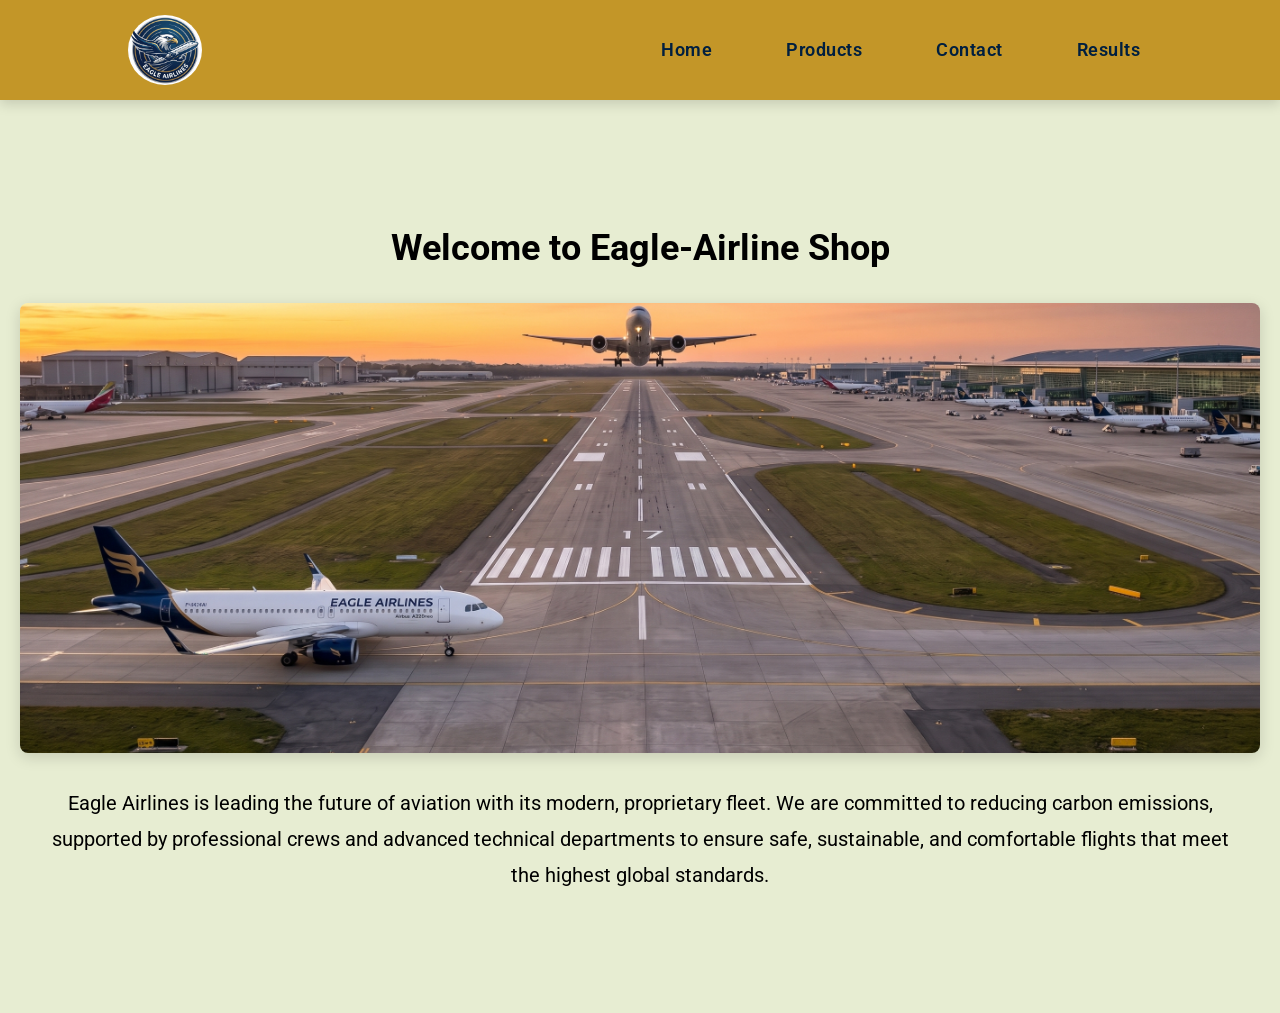
<file: Programing2/HTML-CSS-tasks/index.html>
<!DOCTYPE html>
<html lang="en">
<head>
    <meta charset="UTF-8">
    <meta name="viewport" content="width=device-width, initial-scale=1.0">
    <meta name="description" content="Eagle Airlines offers modern, comfortable, and sustainable flights with high-end fleet services.">
    <title>Eagle Airline</title>
    <link rel="stylesheet" href="CSS/style.css">
    <!-- Google Fonts Link -->
    <link rel="preconnect" href="https://fonts.googleapis.com">
    <link rel="preconnect" href="https://fonts.gstatic.com" crossorigin>
    <link href="https://fonts.googleapis.com/css2?family=Roboto:ital,wght@0,400;0,500;0,700;1,400&display=swap" rel="stylesheet">
</head>
<body>
    <header>
        <div class="logo">
            <a href="index.html"><img src="img/Eagle-AirLines-Company-logo.jpeg" alt="Logo error"></a>
        </div>

        <nav>
            <ul>
                <li><a href="index.html">Home</a></li>
                <li><a href="products.html">Products</a></li>
                <li><a href="contact.html">Contact</a></li>
                <li><a href="results.html">Results</a></li>
            </ul>
        </nav>
    </header>

    <main>
        <h1>Welcome to Eagle-Airline Shop</h1>

        <img src="img/Main-img.jpeg" alt="Main-img error">

        <p>
            Eagle Airlines is leading the future of aviation with its modern, proprietary fleet. 
            We are committed to reducing carbon emissions, supported by professional crews and 
            advanced technical departments to ensure safe, sustainable, and 
            comfortable flights that meet the highest global standards.
        </p>
    </main>


</body>
</html>
</file>
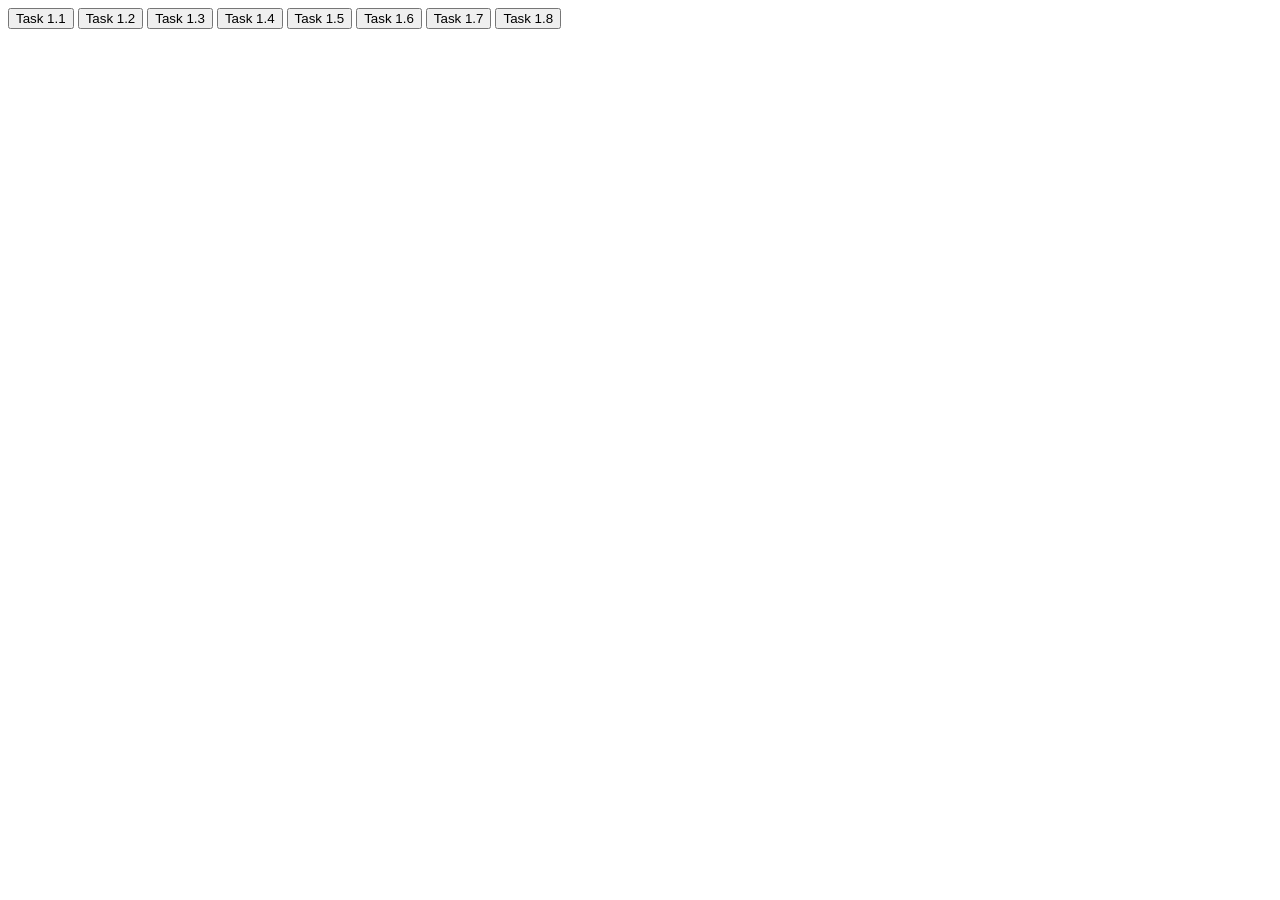
<file: Programing2/Programming-Assignments/js-mod01-02/index.html>
<!DOCTYPE html>
<html lang="en">
<head>
    <meta charset="UTF-8">
    <meta name="viewport" content="width=device-width, initial-scale=1.0">
    <title>Document</title>
</head>
<body>

    <button id="button1">Task 1.1</button>
    <button id="button2">Task 1.2</button>
    <button id="button3">Task 1.3</button>
    <button id="button4">Task 1.4</button>
    <button id="button5">Task 1.5</button>
    <button id="button6">Task 1.6</button>
    <button id="button7">Task 1.7</button>
    <button id="button8">Task 1.8</button>

    <p id="target1_2"></p>
    <p id="target1_3"></p>
    <p id="target1_4"></p>
    <p id="target1_5"></p>
    <p id="target1_6"></p>
    <p id="target1_7"></p>
    <p id="target1_8"></p>


    <script src="mod01-02.js"></script>
</body>
</html>
</file>
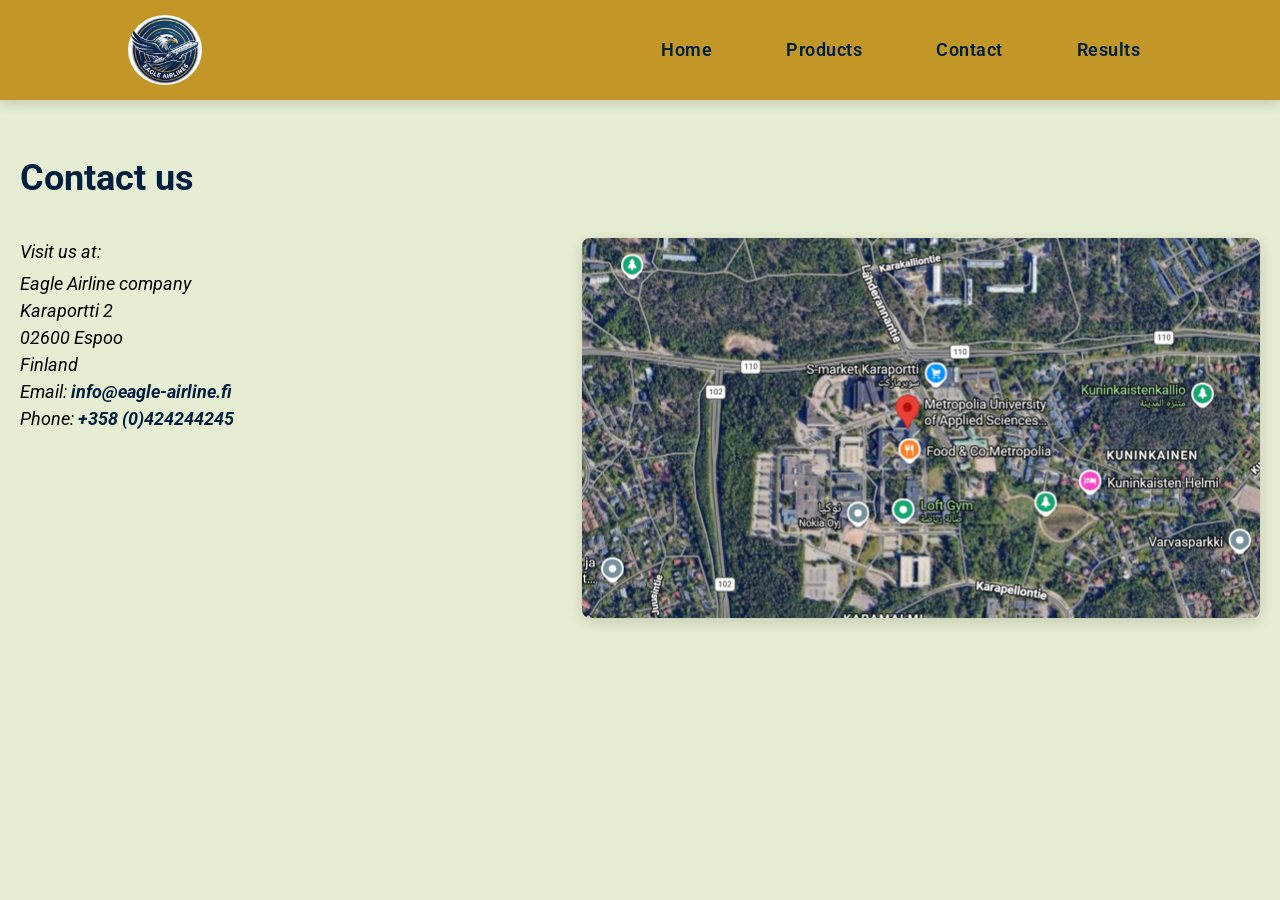
<file: Programing2/HTML-CSS-tasks/contact.html>
<!DOCTYPE html>
<html lang="en">
<head>
    <meta charset="UTF-8">
    <meta name="viewport" content="width=device-width, initial-scale=1.0">
    <meta name="description" content="Eagle Airlines offers modern, comfortable, and sustainable flights with high-end fleet services.">
    <title>Airline contact</title>
    <link rel="stylesheet" href="CSS/style.css">
    <!-- Google Fonts Link -->
    <link rel="preconnect" href="https://fonts.googleapis.com">
    <link rel="preconnect" href="https://fonts.gstatic.com" crossorigin>
    <link href="https://fonts.googleapis.com/css2?family=Roboto:ital,wght@0,400;0,500;0,700;1,400&display=swap" rel="stylesheet">
</head>

<body>
    <header>
        <div class="logo">
            <a href="index.html"><img src="img/Eagle-AirLines-Company-logo.jpeg" alt="Logo error"></a>
        </div>

        <nav>
            <ul>
                <li><a href="index.html">Home</a></li>
                <li><a href="products.html">Products</a></li>
                <li><a href="contact.html">Contact</a></li>
                <li><a href="results.html">Results</a></li>
            </ul>
        </nav>
    </header>

    <main class="contact-main">
        <h1>Contact us</h1>

        <div class="contact-container">
            <div class="contact-info">
                <p>Visit us at:</p>
                <p>Eagle Airline company<br>
                   Karaportti 2<br>
                   02600 Espoo<br>
                   Finland <br>
                    Email: <strong>info@eagle-airline.fi</strong><br>
                    Phone: <strong>+358 (0)424244245</strong>
                </p>
            </div>


            <div class="contact-map">
                <img src="img/company-address.png" alt="company-address img error">
            </div>
        </div>
    </main>
</body>

</html>
</file>
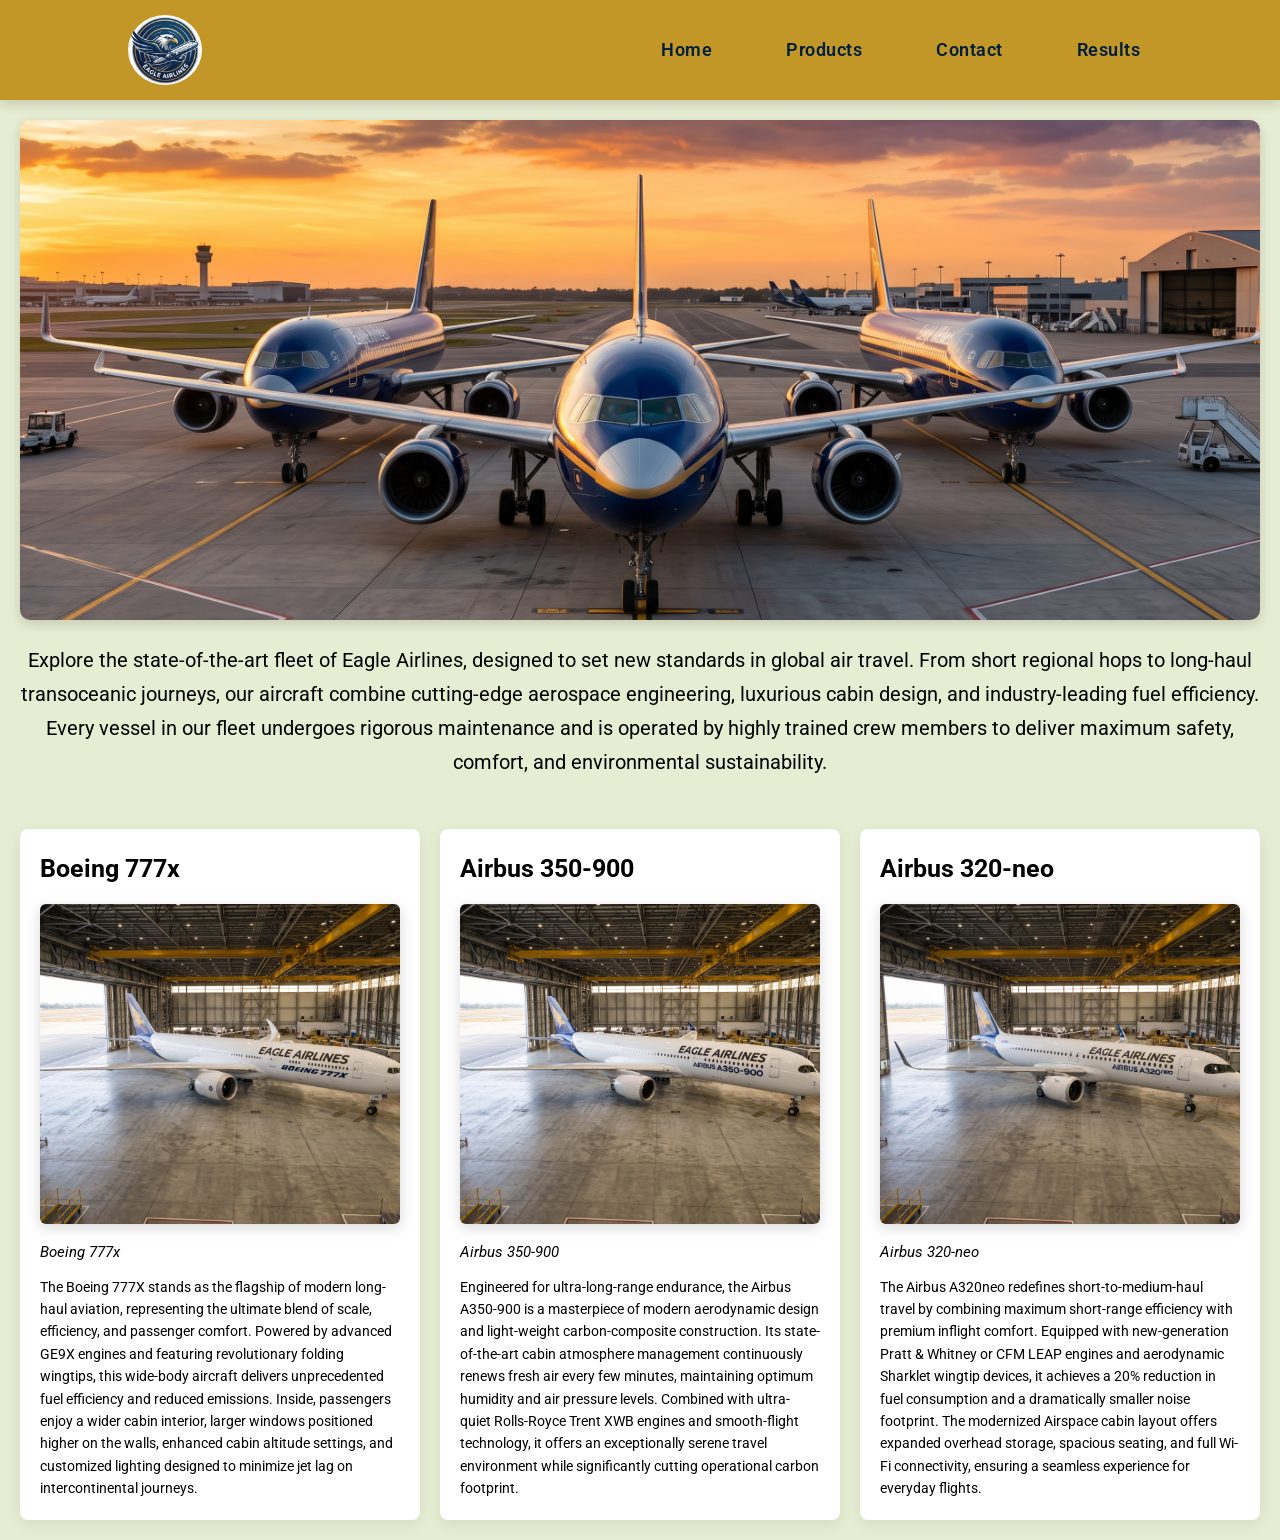
<file: Programing2/HTML-CSS-tasks/products.html>
<!DOCTYPE html>
<html lang="en">
<head>
    <meta charset="UTF-8">
    <meta name="viewport" content="width=device-width, initial-scale=1.0">
    <meta name="description" content="Eagle Airlines offers modern, comfortable, and sustainable flights with high-end fleet services.">
    <title>Airline products</title>
    <link rel="stylesheet" href="CSS/style.css">
    <!-- Google Fonts Link -->
    <link rel="preconnect" href="https://fonts.googleapis.com">
    <link rel="preconnect" href="https://fonts.gstatic.com" crossorigin>
    <link href="https://fonts.googleapis.com/css2?family=Roboto:ital,wght@0,400;0,500;0,700;1,400&display=swap" rel="stylesheet">
</head>
<body>
    <header>
        <div class="logo">
            <a href="index.html"><img src="img/Eagle-AirLines-Company-logo.jpeg" alt="Logo error"></a>
        </div>

        <nav>
            <ul>
                <li><a href="index.html">Home</a></li>
                <li><a href="products.html">Products</a></li>
                <li><a href="contact.html">Contact</a></li>
                <li><a href="results.html">Results</a></li>
            </ul>
        </nav>
    </header>

    <main class="product-main">
        <h1 style="display: none;">Our Fleet & Products</h1>
        <img class="product-main-img" src="img/products-Main-img.jpeg" alt="products-Main-img error">
        <p class="product-title-text">
            Explore the state-of-the-art fleet of Eagle Airlines, 
            designed to set new standards in global air travel. 
            From short regional hops to long-haul transoceanic journeys, 
            our aircraft combine cutting-edge aerospace engineering, 
            luxurious cabin design, and industry-leading fuel efficiency. 
            Every vessel in our fleet undergoes rigorous maintenance 
            and is operated by highly trained crew members to deliver 
            maximum safety, comfort, and environmental sustainability.
        </p>

        <section class="products-container">
            <h2 style="display: none;">Fleet Categories</h2>

            <!-- Produst 1 -->
            <article class="product-item">
                <h2>Boeing 777x</h2>
                <img src="img/product1-boeing777x.jpeg" alt="product1-img error">
                <p class="produst-title">Boeing 777x</p>
                <p>
                    The Boeing 777X stands as the flagship of modern long-haul aviation, 
                    representing the ultimate blend of scale, efficiency, and passenger comfort. 
                    Powered by advanced GE9X engines and featuring revolutionary folding wingtips, 
                    this wide-body aircraft delivers unprecedented fuel efficiency and reduced emissions. 
                    Inside, passengers enjoy a wider cabin interior, larger windows positioned 
                    higher on the walls, enhanced cabin altitude settings, and customized lighting 
                    designed to minimize jet lag on intercontinental journeys.
                </p>
            </article>
            
            <!-- Produst 2 -->
            <article class="product-item">
                <h2>Airbus 350-900</h2>
                <img src="img/product2-A350-900.jpeg" alt="product2-img error">
                <p class="produst-title">Airbus 350-900</p>
                <p>
                    Engineered for ultra-long-range endurance, the Airbus A350-900 is a masterpiece of 
                    modern aerodynamic design and light-weight carbon-composite construction. 
                    Its state-of-the-art cabin atmosphere management continuously renews fresh air 
                    every few minutes, maintaining optimum humidity and air pressure levels. 
                    Combined with ultra-quiet Rolls-Royce Trent XWB engines and smooth-flight technology, 
                    it offers an exceptionally serene travel environment while 
                    significantly cutting operational carbon footprint.
                </p>
            </article>
            
            <!-- Produst 3 -->
            <article class="product-item">
                <h2>Airbus 320-neo</h2>
                <img src="img/product3-A320neo.jpeg" alt="product3-img error">
                <p class="produst-title">Airbus 320-neo</p>
                <p>
                    The Airbus A320neo redefines short-to-medium-haul travel by combining maximum 
                    short-range efficiency with premium inflight comfort. Equipped with new-generation 
                    Pratt & Whitney or CFM LEAP engines and aerodynamic Sharklet wingtip devices, 
                    it achieves a 20% reduction in fuel consumption and a dramatically smaller 
                    noise footprint. The modernized Airspace cabin layout offers expanded overhead 
                    storage, spacious seating, and full Wi-Fi connectivity, ensuring a 
                    seamless experience for everyday flights.
                </p>
            </article>

        </section>
    </main>

</body>
</html>
</file>
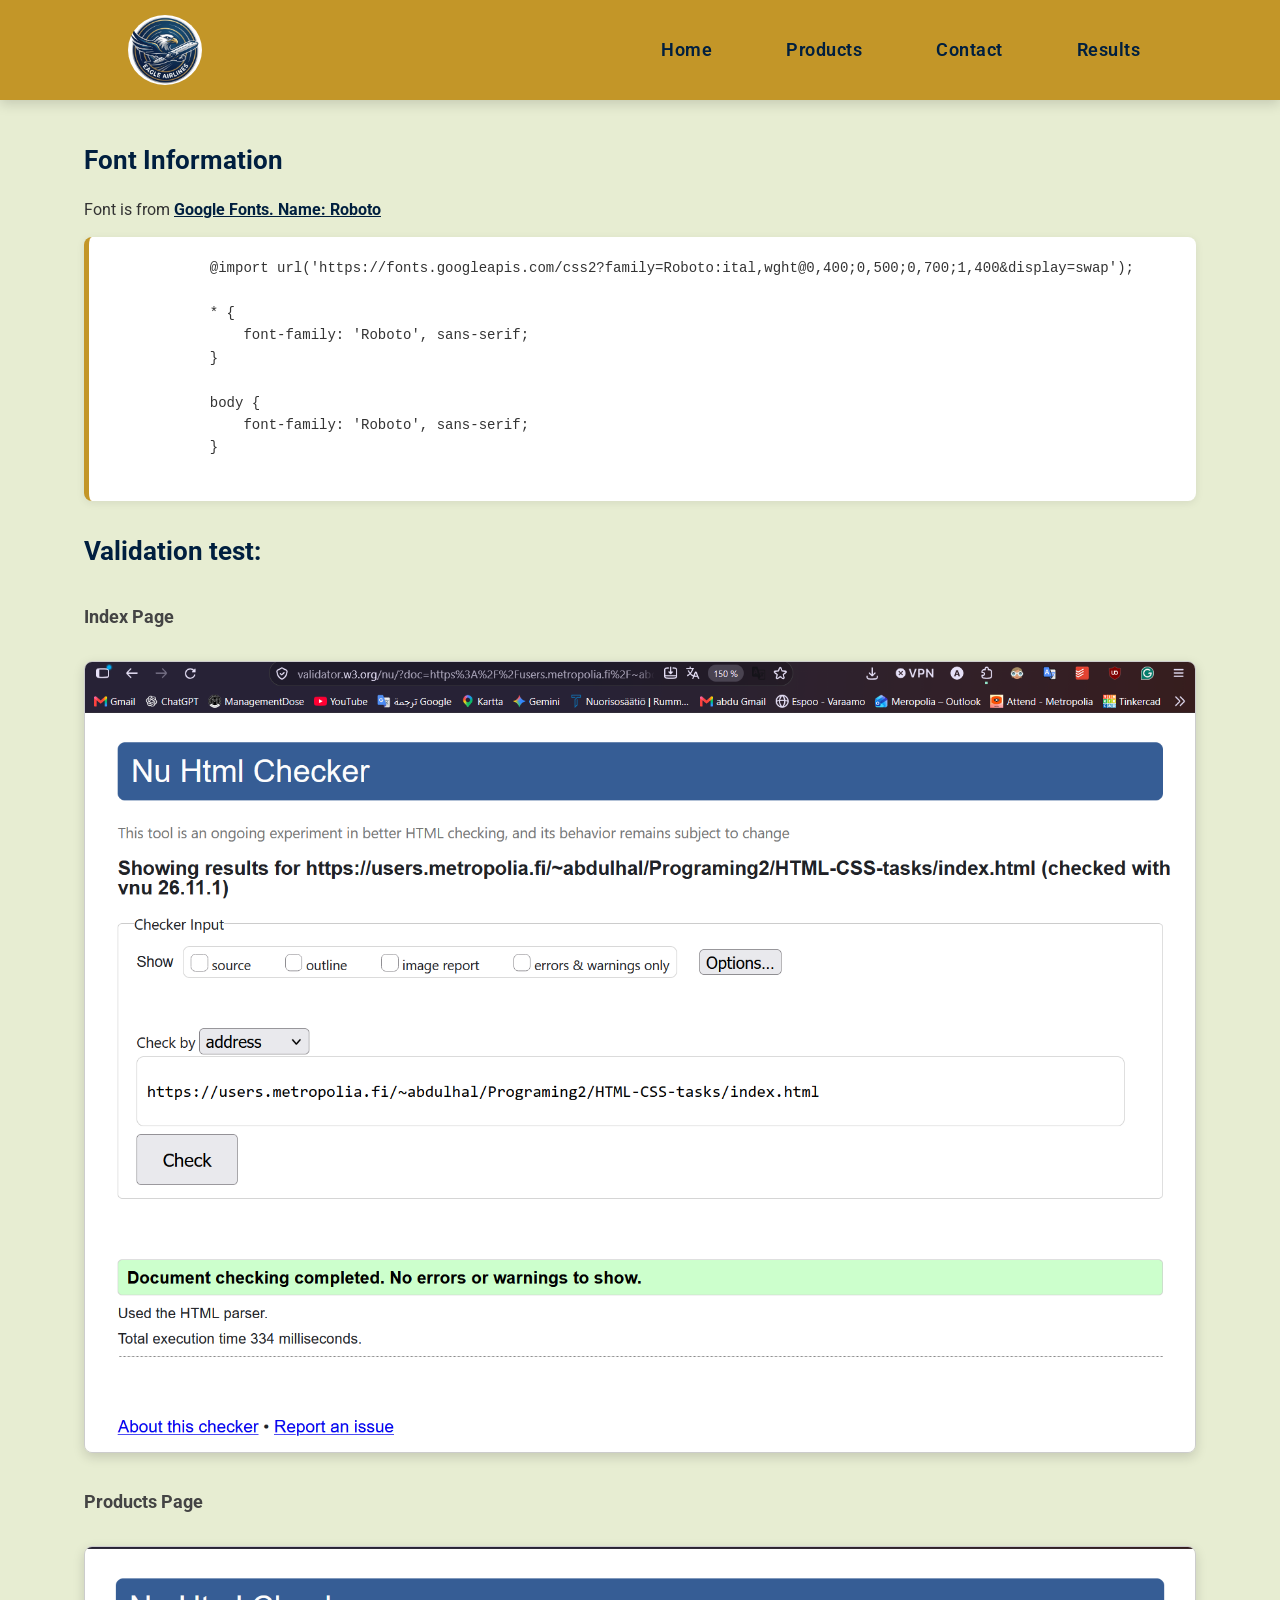
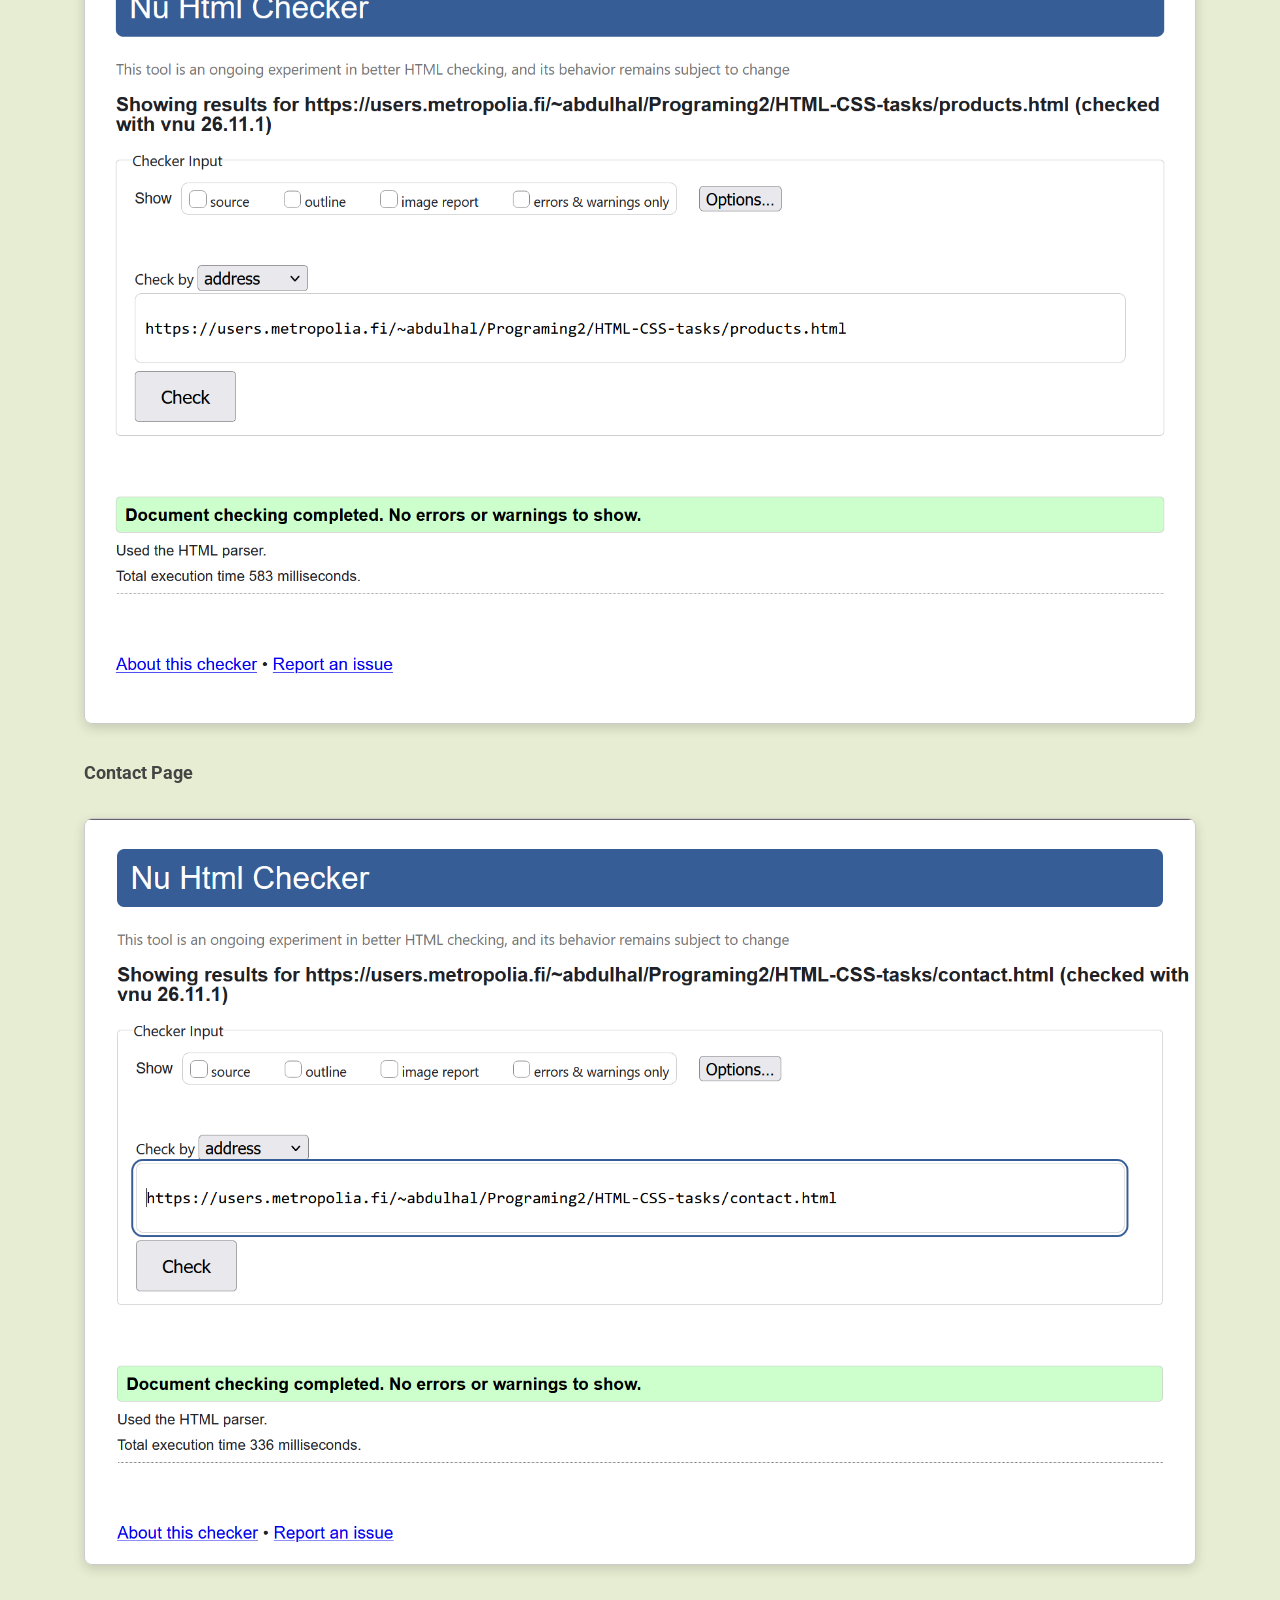
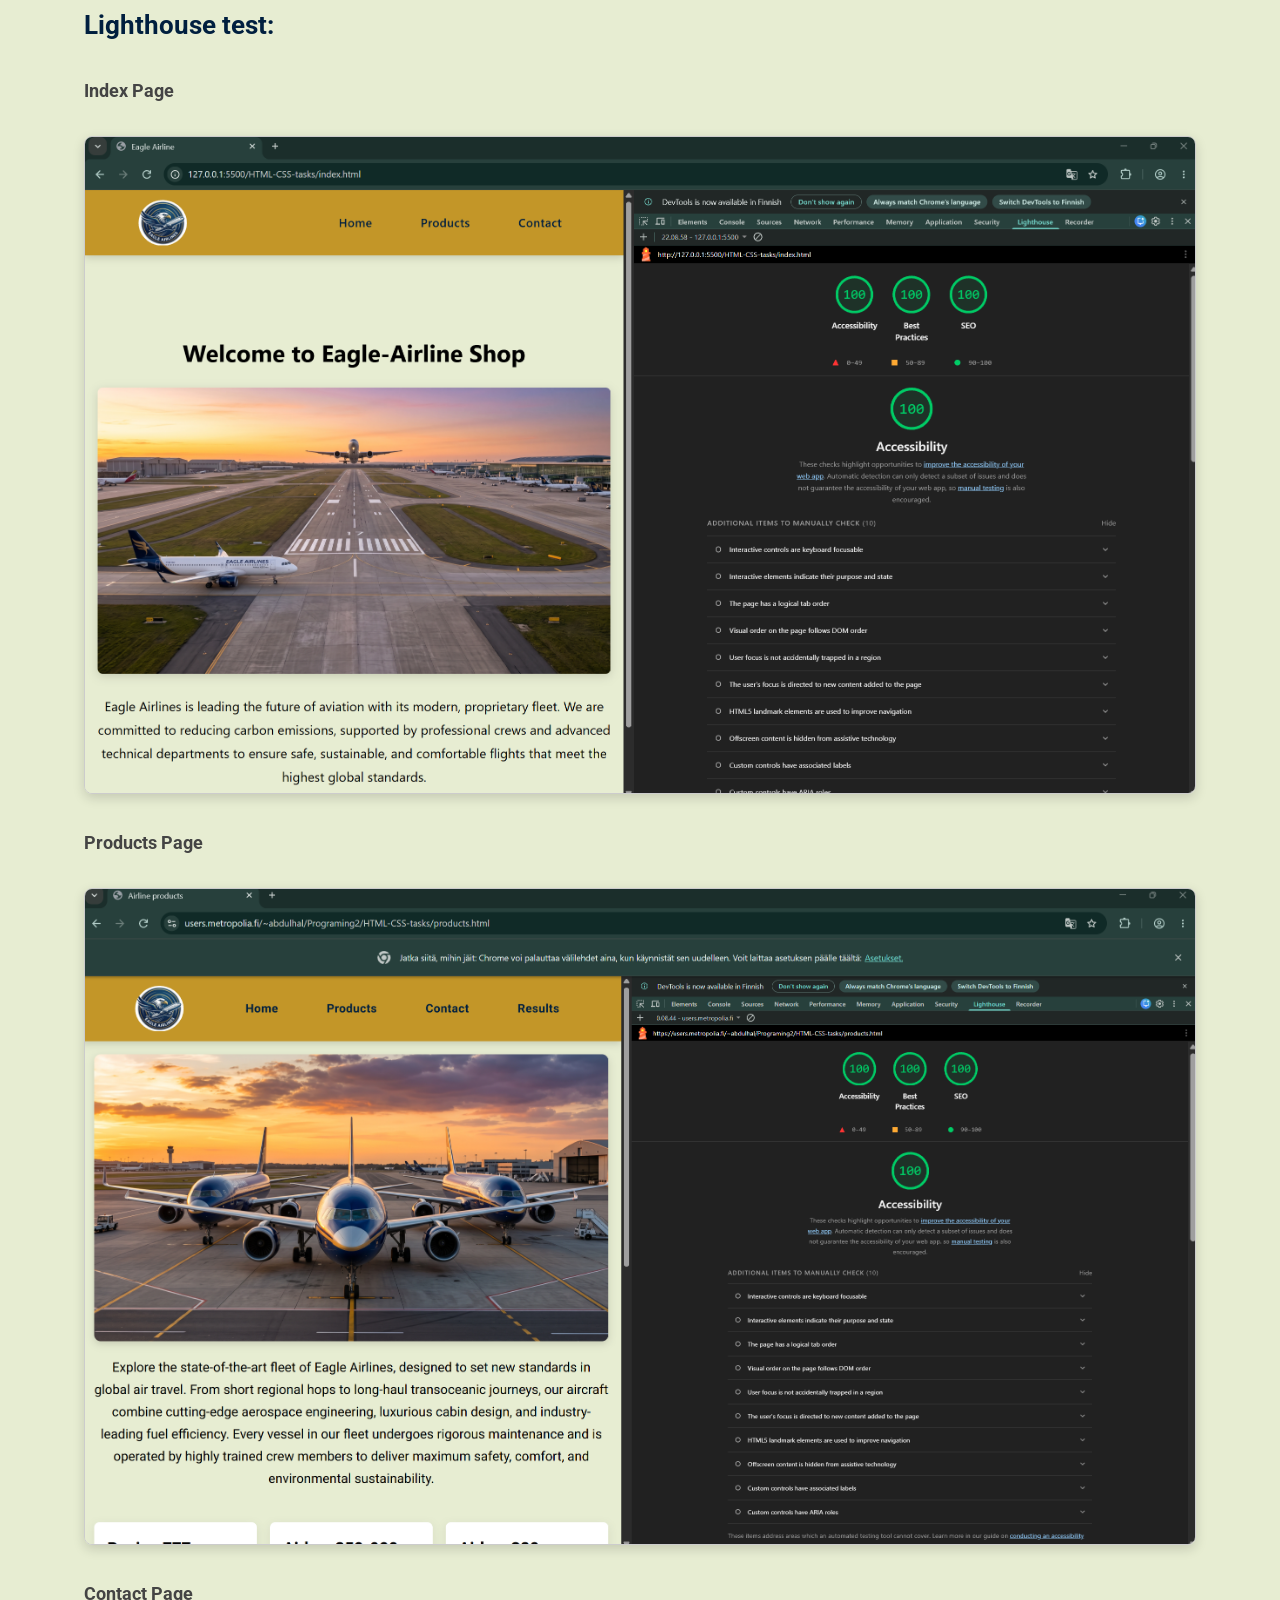
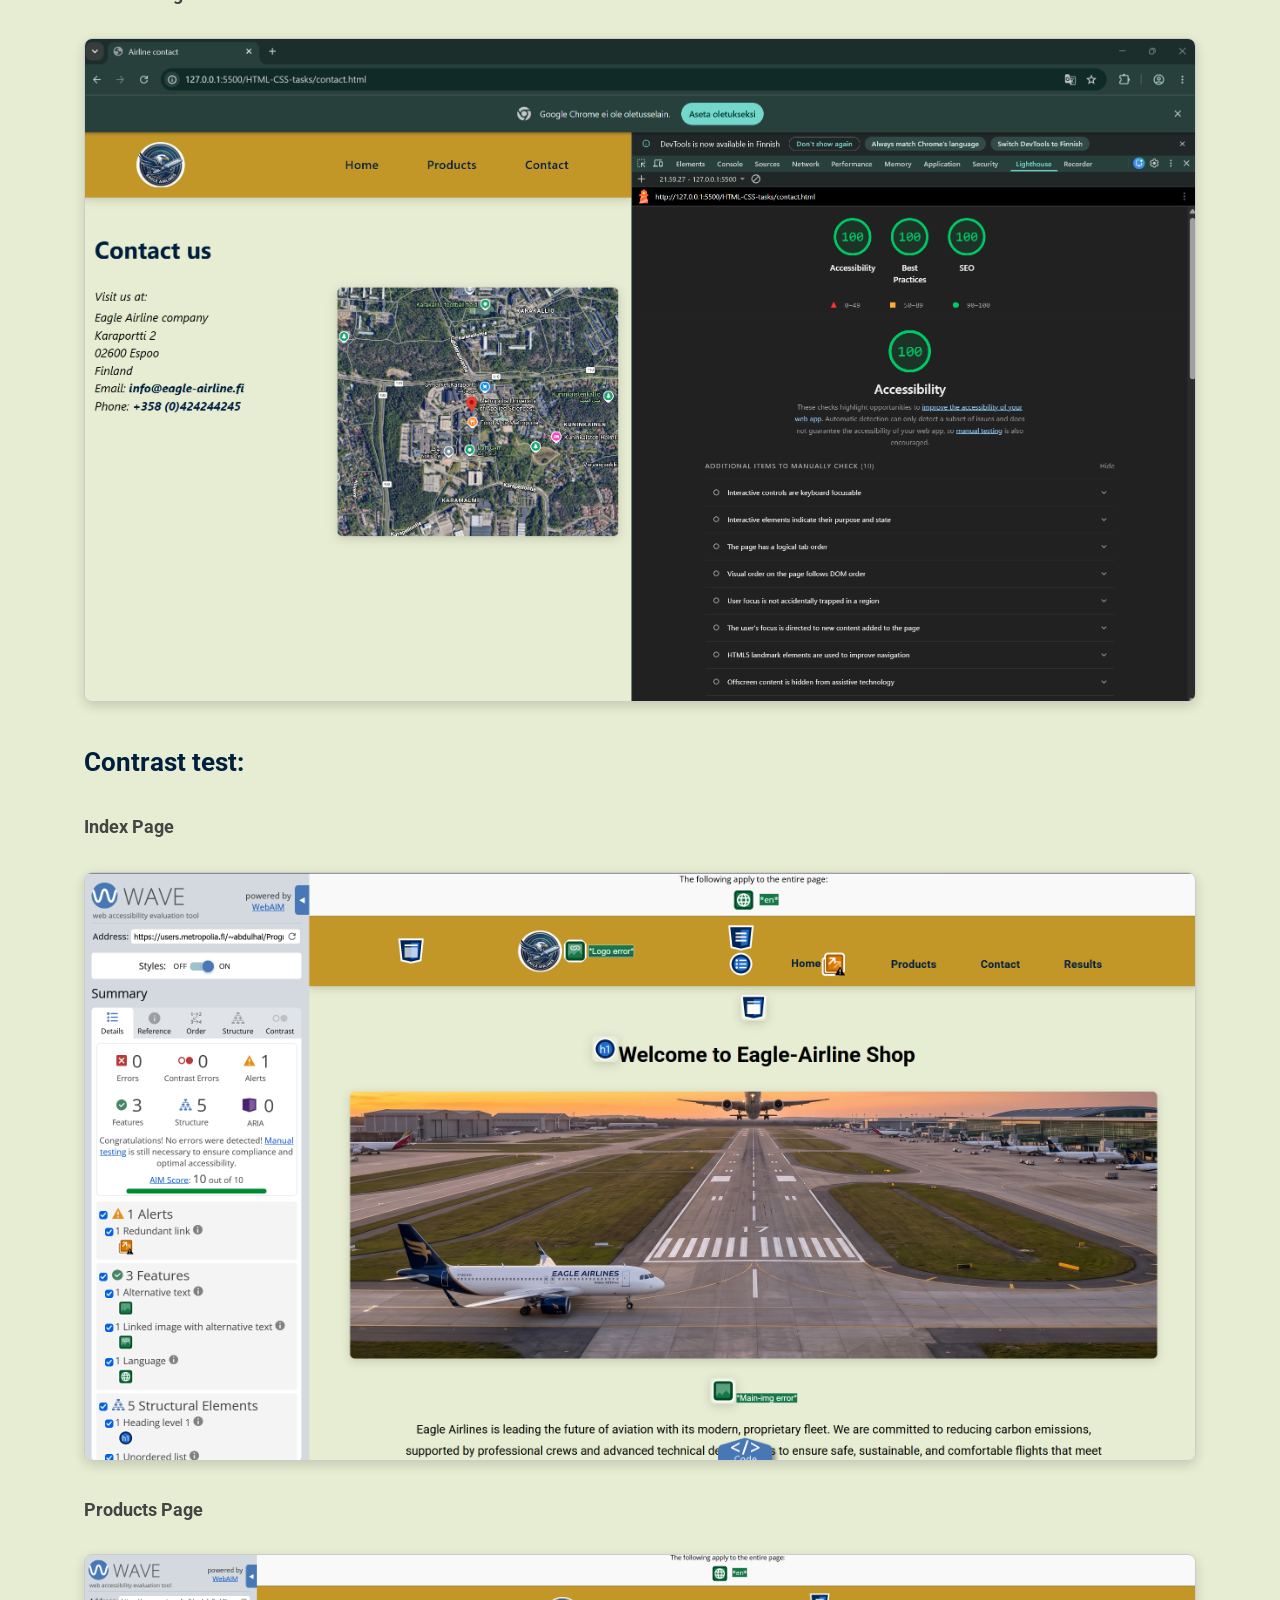
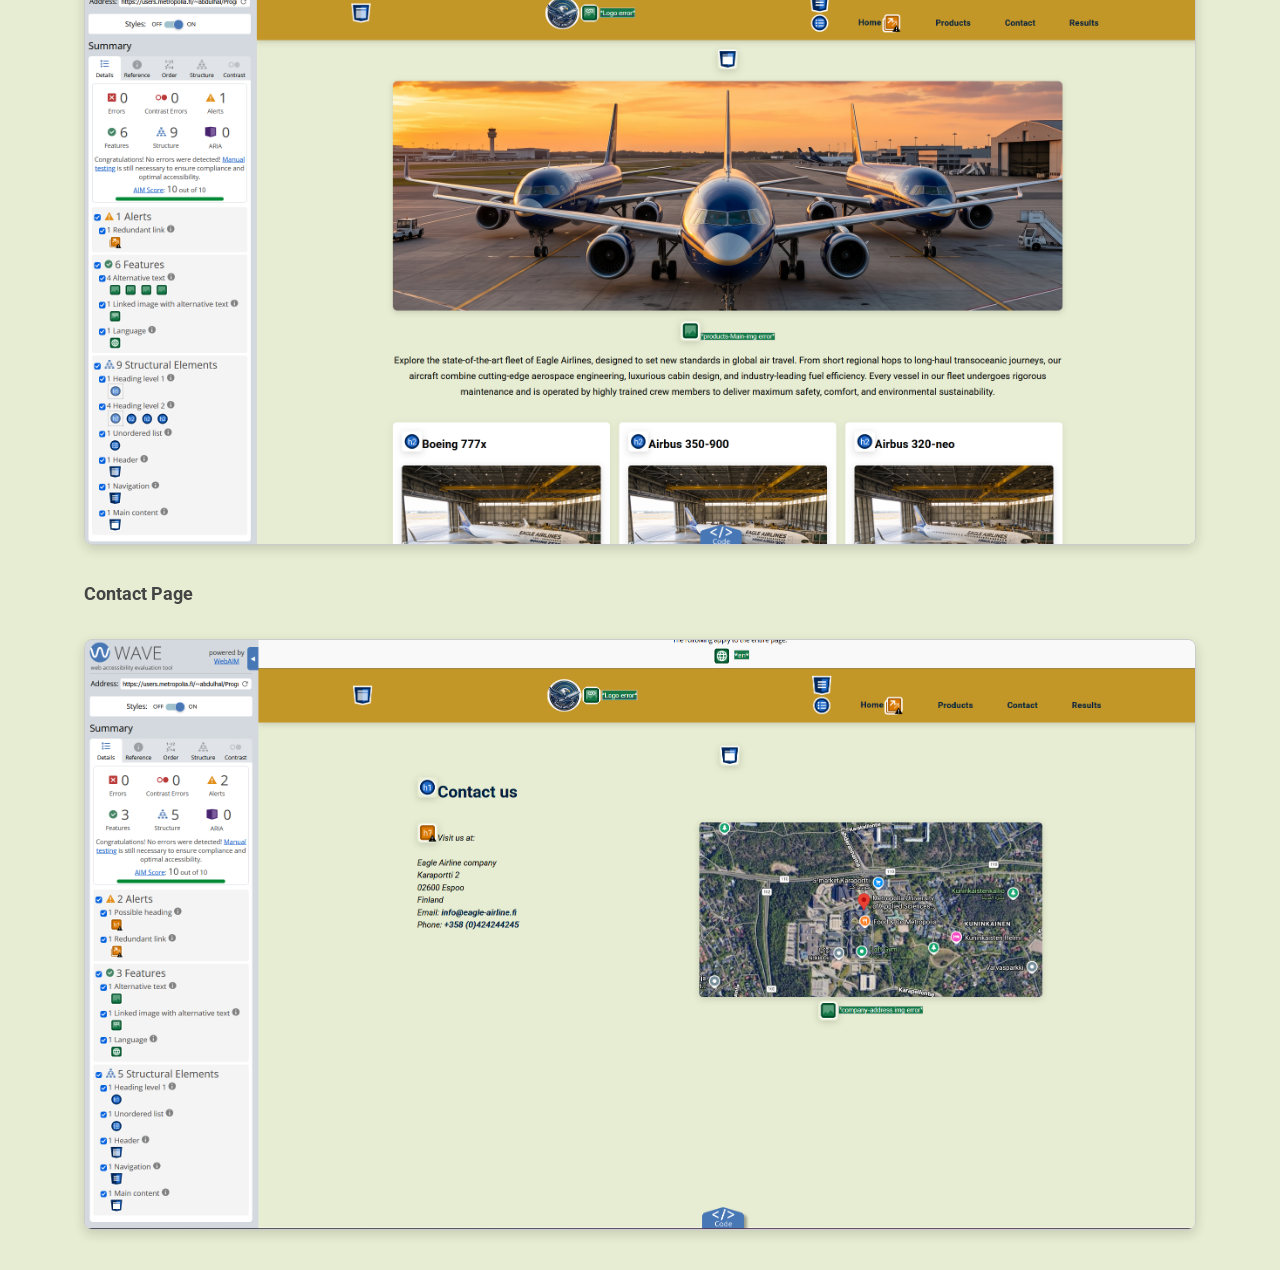
<file: Programing2/HTML-CSS-tasks/results.html>
<!DOCTYPE html>
<html lang="en">
<head>
    <meta charset="UTF-8">
    <meta name="viewport" content="width=device-width, initial-scale=1.0">
    <meta name="description" content="Eagle Airlines offers modern, comfortable, and sustainable flights with high-end fleet services.">
    <title>Results</title>
    <link rel="preconnect" href="https://fonts.googleapis.com">
    <link rel="preconnect" href="https://fonts.gstatic.com" crossorigin>
    <link href="https://fonts.googleapis.com/css2?family=Roboto:ital,wght@0,400;0,500;0,700;1,400&display=swap" rel="stylesheet">

    <style>
        * {
            margin: 0;
            padding: 0;
            box-sizing: border-box;
            font-family: 'Roboto', sans-serif;
        }

        body {
            background-color: #e7edd2;
            color: #333;
            line-height: 1.6;
        }

        header {
            background-color: #C39628;
            padding: 15px 10%;
            display: flex;
            justify-content: space-between;
            align-items: center;
            box-shadow: 0 4px 12px rgba(0, 0, 0, 0.15);
            position: sticky;
            top: 0;
            z-index: 1000;
        }

        header .logo a {
            display: flex;
            align-items: center;
        }

        header .logo img {
            height: 70px;
            width: auto;
            object-fit: contain;
            border-radius: 50%;
            transition: transform 0.3s ease;
        }

        header .logo img:hover {
            transform: scale(1.05);
        }

        header nav ul {
            list-style: none;
            display: flex;
            gap: 50px;
            align-items: center;
        }

        header nav ul li a {
            color: #001f3f;
            text-decoration: none;
            font-size: 18px;
            font-weight: 600;
            letter-spacing: 0.5px;
            padding: 6px 12px;
            border-radius: 4px;
            transition: all 0.3s ease;
        }

        header nav ul li a:hover {
            color: #fefefe;
            background-color: rgba(0, 31, 63, 0.1);
        }

        main {
            width: 90%;
            max-width: 1200px;
            margin: 40px auto;
            padding: 0 20px;
        }

        h2 {
            color: #001f3f;
            font-size: 26px;
            margin-top: 30px;
            margin-bottom: 15px;
        }

        h3 {
            color: #444;
            font-size: 18px;
            margin-top: 15px;
            margin-bottom: 10px;
            text-transform: capitalize;
        }

        p {
            font-size: 16px;
            margin-bottom: 15px;
        }

        a {
            color: #001f3f;
            font-weight: bold;
        }

        pre {
            background-color: #ffffff;
            padding: 20px;
            border-radius: 8px;
            border-left: 5px solid #C39628;
            box-shadow: 0 2px 8px rgba(0, 0, 0, 0.08);
            overflow-x: auto;
            font-family: monospace;
            font-size: 14px;
            margin-bottom: 30px;
        }

        .products-container {
            display: flex;
            flex-direction: column;
            gap: 20px;
            margin-bottom: 40px;
        }

        .products-container img {
            width: 100%;
            height: auto;
            display: block;
            border-radius: 8px;
            box-shadow: 0 4px 12px rgba(0, 0, 0, 0.15);
            border: 1px solid #ccc;
        }

        @media (max-width: 768px) {
            header {
                padding: 10px 20px;
                flex-direction: column;
                gap: 12px;
            }
            header nav ul {
                gap: 15px;
            }
            main {
                width: 90%;
                padding: 0 10px;
            }
        }
    </style>
</head>

<body>
    <header>
        <div class="logo">
            <a href="index.html"><img src="img/Eagle-AirLines-Company-logo.jpeg" alt="Logo"></a>
        </div>

        <nav>
            <ul>
                <li><a href="index.html">Home</a></li>
                <li><a href="products.html">Products</a></li>
                <li><a href="contact.html">Contact</a></li>
                <li><a href="results.html">Results</a></li>
            </ul>
        </nav>
    </header>

    <main>
        <h2>Font Information</h2>

        <p>
        Font is from 
        <a href="https://fonts.google.com/specimen/Roboto" target="_blank">Google Fonts. Name: Roboto</a>
        </p>

        <pre>
            @import url('https://fonts.googleapis.com/css2?family=Roboto:ital,wght@0,400;0,500;0,700;1,400&display=swap');

            * {
                font-family: 'Roboto', sans-serif;
            }

            body {
                font-family: 'Roboto', sans-serif;
            }
        </pre>

        <h2>Validation test:</h2>
        <section class="products-container">
            <h3>Index Page</h3>
            <img src="img/screenshots/w3c-html-validator/w3c-test-index.png" alt="W3C Test Index">

            <h3>Products Page</h3>
            <img src="img/screenshots/w3c-html-validator/w3c-test-products.png" alt="W3C Test Products">

            <h3>Contact Page</h3>
            <img src="img/screenshots/w3c-html-validator/w3c-test-contact.png" alt="W3C Test Contact">
        </section>

        <h2>Lighthouse test:</h2>
        <section class="products-container">
            <h3>Index Page</h3>
            <img src="img/screenshots/lighthouse/lighthouse-index.png" alt="Lighthouse Index">

            <h3>Products Page</h3>
            <img src="img/screenshots/lighthouse/lighthouse-products.png" alt="Lighthouse Products">

            <h3>Contact Page</h3>
            <img src="img/screenshots/lighthouse/lighthouse-contact.png" alt="Lighthouse Contact">
        </section>

        <h2>Contrast test:</h2>
        <section class="products-container">
            <h3>Index Page</h3>
            <img src="img/screenshots/wave-test/wave-test-index.png" alt="WAVE Test Index">

            <h3>Products Page</h3>
            <img src="img/screenshots/wave-test/wave-test-products.png" alt="WAVE Test Products">

            <h3>Contact Page</h3>
            <img src="img/screenshots/wave-test/wave-test-contact.png" alt="WAVE Test Contact">
        </section>
    </main>
</body>
</html>
</file>
<file: Programing2/HTML-CSS-tasks/CSS/style.css>
* {
    margin: 0;
    padding: 0;
    box-sizing: border-box;
    font-family: 'Roboto', 'Segoe UI', Arial, sans-serif;
}

body {
    background-color: #e7edd2;
    color: #333;
    line-height: 1.6;
}

header {
    background-color: #C39628;
    padding: 15px 10%;
    display: flex;
    justify-content: space-between;
    align-items: center;
    box-shadow: 0 4px 12px rgba(0, 0, 0, 0.15);
    position: sticky;
    top: 0;
    z-index: 1000;
}

header .logo a {
    display: flex;
    align-items: center;
}

header .logo img {
    height: 70px;
    width: auto;
    object-fit: contain;
    border-radius: 50%;
    transition: transform 0.3s ease;
}

header .logo img:hover {
    transform: scale(1.05);
}

header nav ul {
    list-style: none;
    display: flex;
    gap: 50px;
    align-items: center;
}

header nav ul li a {
    color: #001f3f;
    text-decoration: none;
    font-size: 18px;
    font-weight: 600;
    letter-spacing: 0.5px;
    padding: 6px 12px;
    border-radius: 4px;
    transition: all 0.3s ease;
}

header nav ul li a:hover {
    color: #fefefe;
    background-color: rgba(0, 31, 63, 0.1);
}

main {
    max-width: 1400px;
    margin: 120px auto;
    padding: 0 20px;
    text-align: center;
}

main h1 {
    color: #000000;
    font-size: 36px;
    font-weight: bold;
    margin-bottom: 25px;
}

main img {
    width: 100%;
    max-height: 450px;
    object-fit: cover;
    border-radius: 8px;
    box-shadow: 0 4px 15px rgba(0, 0, 0, 0.15);
    margin-bottom: 25px;
}

main p {
    color: #000000;
    font-size: 20px;
    line-height: 1.8;
    max-width: 1200px;
    margin: 0 auto;
}

.product-main {
    max-width: 1500px;
    margin: 20px auto;
    text-align: center;
}

.product-main-img {
    width: 100%;
    max-height: 500px;
    object-fit: cover;
    border-radius: 10px;
    box-shadow: 0 4px 12px rgba(0, 0, 0, 0.15);
    margin-bottom: 15px;
}

.product-title-text {
    color: #000000;
    font-size: 20px;
    line-height: 1.7;
    margin-bottom: 50px;
    max-width: 100%;
}

.products-container {
    display: flex;
    justify-content: space-between;
    gap: 20px;
    margin-top: 20px;
}

.product-item {
    background-color: #ffffff;
    flex: 1;
    padding: 20px;
    border-radius: 8px;
    box-shadow: 0 4px 15px rgba(0, 0, 0, 0.08);
    display: flex;
    flex-direction: column;
    text-align: left;
    transition: transform 0.3s ease, box-shadow 0.3s ease;
}

.product-item:hover {
    transform: translateY(-5px);
    box-shadow: 0 8px 20px rgba(0, 0, 0, 0.15);
}

.product-item h2 {
    color: #000000;
    font-size: 25px;
    margin-bottom: 15px;
}

.product-item img {
    width: 100%;
    height: 320px;
    object-fit: cover;
    border-radius: 6px;
    margin-bottom: 15px;
}


.produst-title {
    font-style: italic;
    color: #000000;
    font-size: 15px;
    margin-bottom: 10px;
    text-align: left !important;
    display: block !important;
    width: 100%;
}

.product-item p:last-child {
    color: #000000;
    font-size: 14px;
    line-height: 1.6;
}


.contact-main {
    margin: 50px auto;
}

.contact-main h1 {
    text-align: left;
    color: #001f3f;
    font-size: 36px;
    font-weight: bold;
    margin-bottom: 30px;
}

.contact-container {
    display: flex;
    justify-content: space-between;
    align-items: flex-start;
    gap: 40px;
    margin-top: 20px;
}

.contact-info {
    flex: 1;
    text-align: left;
}

.contact-info p {
    color: #000000;
    font-size: 18px;
    line-height: 1.5;
    margin-bottom: 20px;
    max-width: 100%;
    font-style: italic;
}

.contact-info p:first-child {
    font-style: italic;
    color: #000000;
    margin-bottom: 5px;
}

.contact-info strong {
    color: #001f3f;
}

.contact-map {
    flex: 1.3;
}

.contact-map img {
    width: 100%;
    height: 380px;
    object-fit: cover;
    border-radius: 8px;
    box-shadow: 0 4px 15px rgba(0, 0, 0, 0.15);
    margin-bottom: 0;
}


@media (max-width: 768px) {
    header {
        padding: 10px 20px;
        flex-direction: column; 
        gap: 12px;
    }

    header .logo img {
        height: 50px;
    }

    header nav ul {
        gap: 15px;
    }

    header nav ul li a {
        font-size: 16px;
        padding: 4px 8px;
    }

    .products-container {
        flex-direction: column;
    }


    .contact-container {
        flex-direction: column;
    }
    
    .contact-map img {
        height: 250px;
    }
}
</file>
